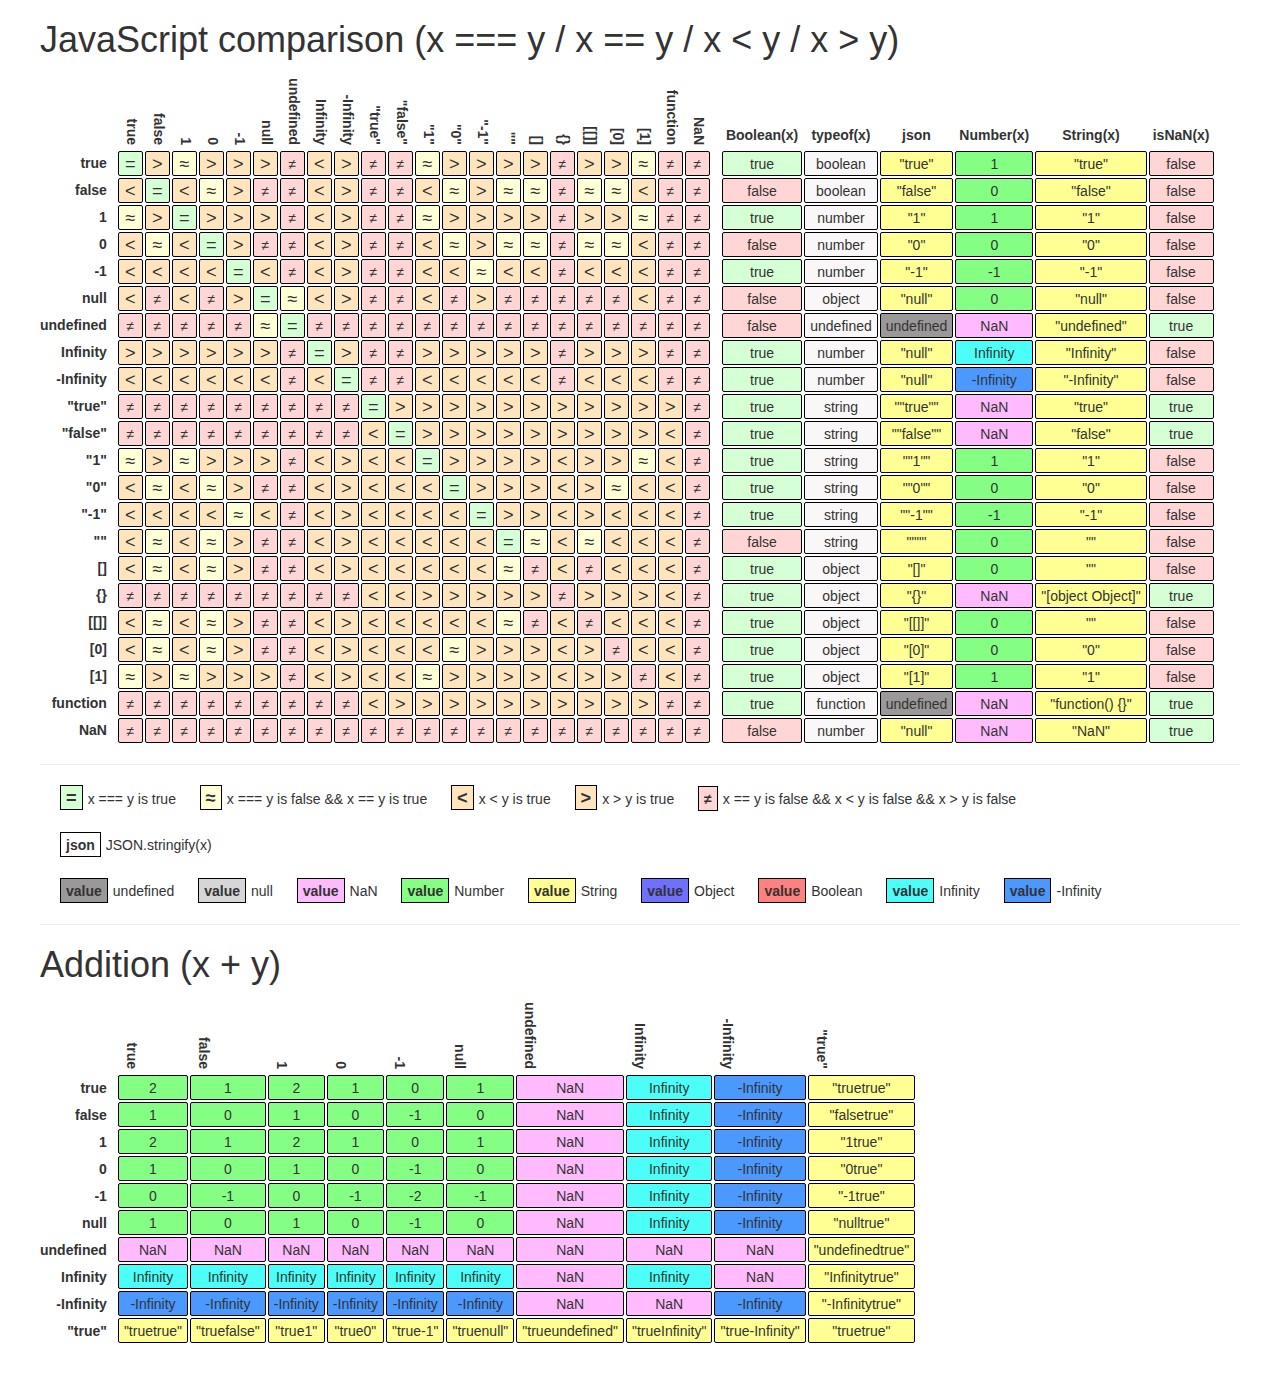
<file: index.html>
<!DOCTYPE html>
<html lang="en">
<head>
	<meta charset="UTF-8">
	<title>JavaScript values comparison</title>
	<meta name="description" content="Comparison table of values of different types in javascript (strict / not strict equality). Plus type conversions">
	<meta name="keywords" content="table javascript equality strict equality identity comparing values of different types ecma script equal not equal">
	<link rel="stylesheet" href="https://maxcdn.bootstrapcdn.com/bootstrap/3.3.7/css/bootstrap.min.css" integrity="sha384-BVYiiSIFeK1dGmJRAkycuHAHRg32OmUcww7on3RYdg4Va+PmSTsz/K68vbdEjh4u" crossorigin="anonymous">
	<style>
		body {
			font-family: Arial;
			font-size: 14px;
		}
		table {
			border-collapse: collapse;
		}

		@media screen {
			
		}
		.container {
			width: 1200px;
			padding: 0!important;
			margin: auto!important;
		}

		th {
		  height: 80px;
		  position: relative;
		  vertical-align: bottom;
		  padding: 0;
		  line-height: 30px;
		  text-align: center;
		}

		th div{
		  position: relative;
		  top: 0px;
		  height: 100%;
		}

		th span {
		  -ms-transform: rotate(90deg);
		  -moz-transform: rotate(90deg);
		  -webkit-transform: rotate(90deg);
		  -o-transform: rotate(90deg);
		  transform: rotate(90deg);
		  position: absolute;
		  bottom: 30px; /* 40 cos(45) = 28 with an additional 2px margin*/
		  left: -25px; /*Because it looked good, but there is probably a mathematical link here as well*/
		  display: inline-block;
		  width: 80px; /* 80 / cos(45) - 40 cos (45) = 85 where 80 is the height of the cell, 40 the width of the cell and 45 the transform angle*/
		  text-align: right;
		  white-space: nowrap; /*whether to display in one line or not*/
		}

		td:focus::after {
			outline: 1px solid red;
		}

		tr:hover .result {
			/*border-top: 1px solid gray;
			border-bottom: 1px solid gray;*/
			/*box-shadow: 0px 0px 5px 0px black;*/
		}
		tr:hover .caption {
			/*border-top: 1px solid gray;
			border-bottom: 1px solid gray;*/
			/*box-shadow: inset 0px 0px 10px 0px black;*/
		}
		tr:hover td {
			background: #dddddd;
		}

		.result {
			border: 1px solid black;
			border-radius: 2px;
			width: 25px;
			height: 25px;
			line-height: 25px;
			text-align: center;
			margin: 1px;
		}
		.caption {
			border-radius: 5px;
			font-weight: bold;
			text-align: right;
			padding-right: 10px;
		}
		
		.equal { background: #d5ffd5; font-size: 130%; }
		.almostequal { background: #ffffd5; font-size: 130%; }
		.moreless { background: #ffe5be; font-size: 130%; }
		.notequal { background: #ffd5d5; }
		.wide { background: #F9F7F7; width: auto; padding: 0px 5px; }
		.true { background: #d5ffd5; width: auto; padding: 0px 5px; }
		.false { background: #ffd5d5; width: auto; padding: 0px 5px; }

		.undefined { background: #9A9898; }
		.null      { background: #D6D6D6; }
		.nan       { background: #FFBBFD; }
		.number    { background: #84FF84; }
		.string    { background: #FFFF93; }
		.object    { background: #7070FF; }
		.boolean   { background: #FF8080; }
		.infinity  { background: #4BFFF8; }
		.infinity.minus  { background: #4B98FF; }

		.normal {
			padding: 0px 5px;
		}

		dt, dd {
			display: inline-block;
			height: 25px;
			margin: 0px;
			padding: 0px;
			line-height: 25px;
		}
		dt {
			border: 1px solid black;
			padding: 0px 5px;
			margin-left: 20px;
			margin-right: 5px;
		}

		#addition td {
			position: relative;
		}
		#addition td .result {
			overflow: hidden;
		}
		#addition td:hover .result {
			/*used for wide strings*/
			/*width: 211px;
			position: absolute;
			top: 1px;
			left: 1px;
			font-size: 20px;
			z-index: 10;*/
		}
		.footer {
			padding: 20px;
		}
	</style>
	<script>
		var captions = ["true", "false", "1", "0", "-1", "null", "undefined", "Infinity", "-Infinity", "\"true\"", "\"false\"", "\"1\"", "\"0\"", "\"-1\"", "\"\"", "[]", "{}", "[[]]", "[0]", "[1]", "function", "NaN"];
		var values  = [true, false, 1, 0, -1, null, undefined, Infinity, -Infinity, "true", "false", "1", "0", "-1", "", [], {}, [[]], [0], [1], function() {}, NaN];
		var values2 = [true, false, 1, 0, -1, null, undefined, Infinity, -Infinity, "true", "false", "1", "0", "-1", "", [], {}, [[]], [0], [1], function() {}, NaN];

		function createTypedCell(value, className) {
			td = document.createElement('TD');
			div = document.createElement('DIV');
			if (typeof value === 'undefined') {
				div.textContent = 'undefined';
				div.setAttribute('class', 'undefined');
			} else if (value === null) {
				div.textContent = 'null';
				div.setAttribute('class', 'null');
		    } else if (typeof value === 'number') {
				if (Number.isNaN && Number.isNaN(value) || value.toString() == "NaN") {
					div.textContent = 'NaN';
					div.setAttribute('class', 'nan');
				} else if (value === Infinity) {
					div.textContent = 'Infinity';
					div.setAttribute('class', 'infinity');
				} else if (value === -Infinity) {
					div.textContent = '-Infinity';
					div.setAttribute('class', 'infinity minus');
				} else {
					div.textContent = value;
					div.setAttribute('class', 'number');
				}
			} else if (typeof value === 'object') {
				div.textContent = 'object';
				div.setAttribute('class', 'object');
			} else if (typeof value === 'boolean') {
				div.textContent = value.toString();
				div.setAttribute('class', 'boolean');
			} else {
				//string
				div.textContent = '"' + value + '"';
				div.setAttribute('class', 'string');
			}
			var additionalClass = ' result';
			if (typeof className != 'undefined') {
				additionalClass += ' ' + className;
			}
			div.setAttribute('class', div.getAttribute('class') + additionalClass);
			td.appendChild(div);
			return td;	
		}
		function createCell(value, className) {
			td = document.createElement('TD');
			div = document.createElement('DIV');
			div.textContent = value;
			if (typeof className != 'undefined') {
				div.setAttribute('class', className);
			}
			td.appendChild(div);
			return td;	
		}
		function createHead(value, className) {
			var th = document.createElement('TH');
			if (typeof(className) == 'undefined') {
				var div = document.createElement('DIV');
				var span = document.createElement('SPAN');
				span.textContent = value;
				div.appendChild(span);
				th.appendChild(div);
			} else {
				th.textContent = value;
				th.setAttribute('class', className);
			}
			return th;
		}

		function createCaption(value) {
			td = document.createElement('TD');
			td.setAttribute('class', 'caption');
			td.textContent = value;
			return td;
		}

		function showComparisonTable() {
			var table = document.getElementById('comparison'), thead, tbody, tr, td, div;

			thead = document.createElement('THEAD');

			tr = document.createElement('TR');

			tr.appendChild(document.createElement('TH'));

			for (var i = 0; i < values.length; i++) {			
				var th = createHead(captions[i]);
				tr.appendChild(th);
			}

			th = createHead('', 'normal');
			tr.appendChild(th);

			th = createHead('Boolean(x)', 'normal');
			tr.appendChild(th);

			th = createHead('typeof(x)', 'normal');
			tr.appendChild(th);

			th = createHead('json', 'normal');
			tr.appendChild(th);

			th = createHead('Number(x)', 'normal');
			tr.appendChild(th);

			th = createHead('String(x)', 'normal');
			tr.appendChild(th);

			th = createHead('isNaN(x)', 'normal');
			tr.appendChild(th);

			thead.appendChild(tr);
			table.appendChild(thead);

			tbody = document.createElement('TBODY');
			for (var i = 0; i < values.length; i++) {
				tr = document.createElement('TR');

				td = createCaption(captions[i]);
				tr.appendChild(td);

				for (var j = 0; j < values.length; j++) {
					var rs = [];
					if (values[i] === values2[j]) {
						rs.push("===");
					} else  if (values[i] == values2[j]) {
						rs.push("==");
					}  
					if (values[i] < values2[j]) {
						rs.push("<");
					}  
					if (values[i] > values2[j]) {
						rs.push(">");
					}

					if (rs.length === 0) {
						td = createCell('≠', 'result notequal');
					} else if (rs.length === 1) {
						switch (rs[0]) {
							case "===": 
								td = createCell('=', 'result equal');
								break;
							case "==": 
								td = createCell('≈', 'result almostequal');
								break;
							case "<": 
								td = createCell('<', 'result moreless');
								break;
							case ">": 
								td = createCell('>', 'result moreless');
								break;
							default:
								td = createCell('ukn', 'result notequal');
								break;
						}
					} else {
						td = createCell(rs.join(' '), 'result wide');
					}
					
					tr.appendChild(td);
				}

				td = createCell(null, '');
				tr.appendChild(td);

				if (Boolean(values[i])) {
					td = createCell('true', 'result true');
				} else {
					td = createCell('false', 'result false');
				}
				tr.appendChild(td);

				td = createCell(typeof(values[i]), 'result wide');
				tr.appendChild(td);

				td = createTypedCell(JSON.stringify(values[i]), 'result wide');
				tr.appendChild(td);

				td = createTypedCell(Number(values[i]), 'result wide');
				tr.appendChild(td);

				td = createTypedCell(String(values[i]), 'result wide');
				tr.appendChild(td);

				if (isNaN(values[i])) {
					td = createCell('true', 'result true');
				} else {
					td = createCell('false', 'result false');
				}
				
				tr.appendChild(td);

				tbody.appendChild(tr);
			}

			table.appendChild(tbody);
			// document.body.appendChild(table);
		}

		function showAdditionTable() {
			var table = document.getElementById('addition'), thead, tbody, tr, td, div;
			thead = document.createElement('THEAD');

			tr = document.createElement('TR');

			tr.appendChild(document.createElement('TH'));

			for (var i = 0; i < /*values.length*/ 10; i++) {			
				var th = createHead(captions[i]);
				tr.appendChild(th);
			}

			thead.appendChild(tr);
			table.appendChild(thead);

			tbody = document.createElement('TBODY');
			for (var i = 0; i < /*values.length*/ 10; i++) {
				tr = document.createElement('TR');

				td = createCaption(captions[i]);
				tr.appendChild(td);

				for (var j = 0; j < /*values.length*/ 10; j++) {
					td = createTypedCell(values[i] + values2[j], 'wide');
					tr.appendChild(td);
				}

				tbody.appendChild(tr);
			}

			table.appendChild(tbody);
		}
	</script>
</head>
<body onLoad="showComparisonTable();showAdditionTable();">
	<!-- Yandex.Metrika counter --> 
	<script type="text/javascript"> (function (d, w, c) { (w[c] = w[c] || []).push(function() { try { w.yaCounter39382395 = new Ya.Metrika({ id:39382395, clickmap:true, trackLinks:true, accurateTrackBounce:true, trackHash:true }); } catch(e) { } }); var n = d.getElementsByTagName("script")[0], s = d.createElement("script"), f = function () { n.parentNode.insertBefore(s, n); }; s.type = "text/javascript"; s.async = true; s.src = "https://mc.yandex.ru/metrika/watch.js"; if (w.opera == "[object Opera]") { d.addEventListener("DOMContentLoaded", f, false); } else { f(); } })(document, window, "yandex_metrika_callbacks"); </script> <noscript><div><img src="https://mc.yandex.ru/watch/39382395" style="position:absolute; left:-9999px;" alt="" /></div></noscript> 
	<!-- /Yandex.Metrika counter -->
	<div class="container">
		<h1>JavaScript comparison (x === y / x == y / x < y / x > y)
			<span style="float: right;">
				<script src="//yastatic.net/es5-shims/0.0.2/es5-shims.min.js"></script>
				<script src="//yastatic.net/share2/share.js"></script>
				<div class="ya-share2" data-services="facebook,gplus,twitter,linkedin,vkontakte,lj" data-counter="" data-lang="en"></div>
			</span>
		</h1>
		<table id="comparison"></table>
		<hr/>
		<dl class="legend">
			<dt class="equal">=</dt><dd>x === y is true</dd>
			<dt class="almostequal">≈</dt><dd>x === y is false && x == y is true</dd>
			<dt class="moreless"><</dt><dd>x < y is true</dd>
			<dt class="moreless">></dt><dd>x > y is true</dd>
			<dt class="notequal">≠</dt><dd>x == y is false && x < y is false && x > y is false</dd>

			<br/>
			<br/>

			<!-- <dt class="">bool</dt><dd>Boolean(x)</dd> -->
			<!-- <dt class="">typeof</dt><dd>typeof x</dd> -->
			<dt class="">json</dt><dd>JSON.stringify(x)</dd>
			<!-- <dt class="">num</dt><dd>Number(x)</dd> -->
			<!-- <dt class="">str</dt><dd>String(x)</dd> -->
			
			<br/>
			<br/>

			<dt class="undefined">value</dt><dd>undefined</dd>
			<dt class="null">value</dt><dd>null</dd>
			<dt class="nan">value</dt><dd>NaN</dd>
			<dt class="number">value</dt><dd>Number</dd>
			<dt class="string">value</dt><dd>String</dd>
			<dt class="object">value</dt><dd>Object</dd>
			<dt class="boolean">value</dt><dd>Boolean</dd>
			<dt class="infinity">value</dt><dd>Infinity</dd>
			<dt class="infinity minus">value</dt><dd>-Infinity</dd>

		</dl>
		<hr/>
		<h1>Addition (x + y)</h1>
		<table id="addition"></table>
		<div class="footer">
		</div>
	</div>
	<script>
  (function(i,s,o,g,r,a,m){i['GoogleAnalyticsObject']=r;i[r]=i[r]||function(){
  (i[r].q=i[r].q||[]).push(arguments)},i[r].l=1*new Date();a=s.createElement(o),
  m=s.getElementsByTagName(o)[0];a.async=1;a.src=g;m.parentNode.insertBefore(a,m)
  })(window,document,'script','https://www.google-analytics.com/analytics.js','ga');

  ga('create', 'UA-83598101-1', 'auto');
  ga('send', 'pageview');

</script>
</body>
</html>
</file>
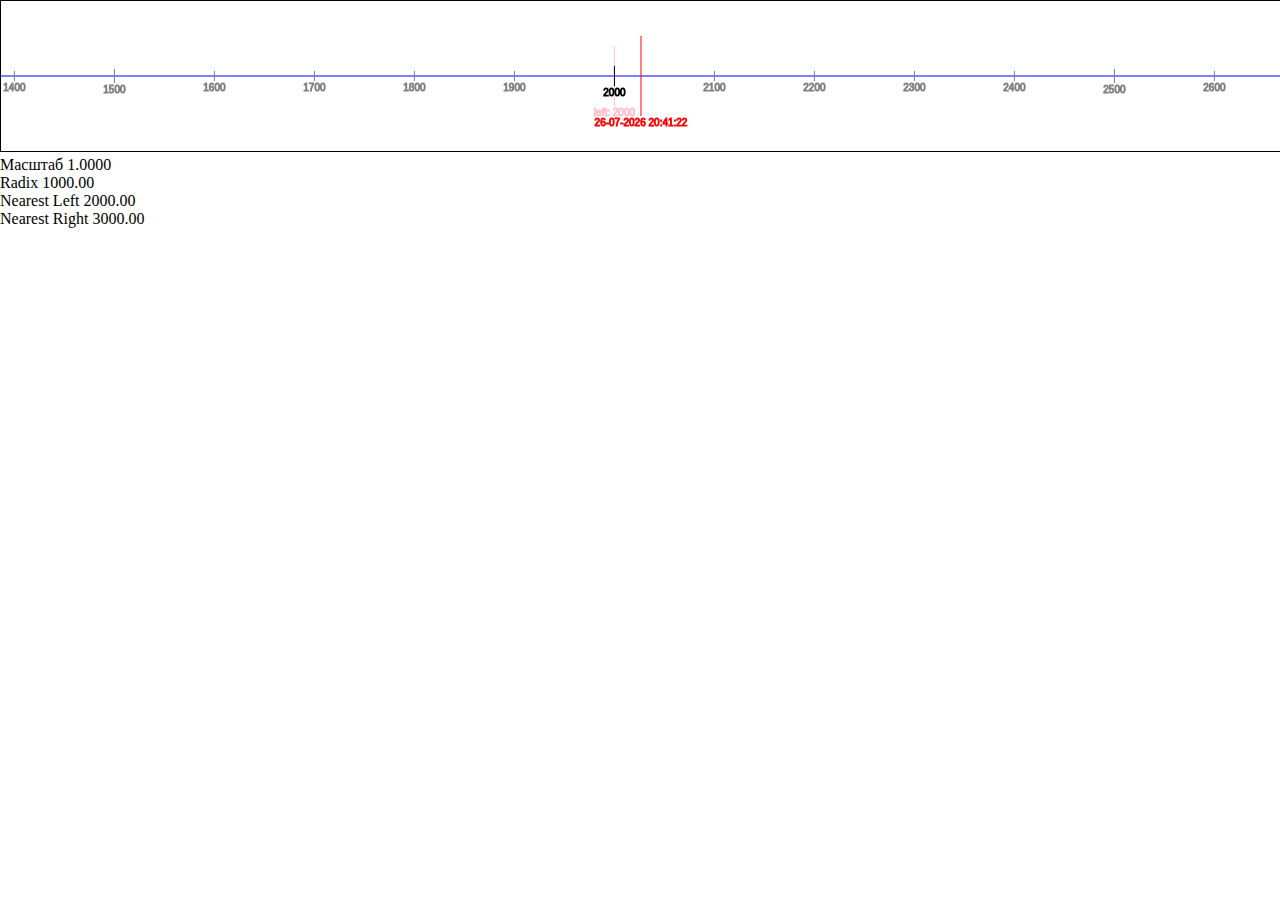
<file: historyline/index.html>
﻿<!DOCTYPE html>
<html lang="en">
<head>
	<meta charset="UTF-8">
	<title>History line</title>
	<script src="https://ajax.googleapis.com/ajax/libs/jquery/3.1.1/jquery.min.js"></script>
    <script src="BigDate.js"></script>
    <script src="normalizeWheel.js"></script>
    <script src="script.js"></script>
	<link rel="stylesheet" type="text/css" href="style.css">	
</head>
<body>
	<canvas id="canvas"></canvas>
	<!-- <button id="draw">draw</button>
	<button id="minus">-</button>
	<button id="plus">+</button> -->
	 <div> Масштаб <span id="scale"></span></div>
	<div> Radix <span id="radix"></span> </div>
	<div> Nearest Left <span id="nearestLeft"></span> </div>
	<div> Nearest Right <span id="nearestRight"></span> </div> 
</body>
</html>
</file>
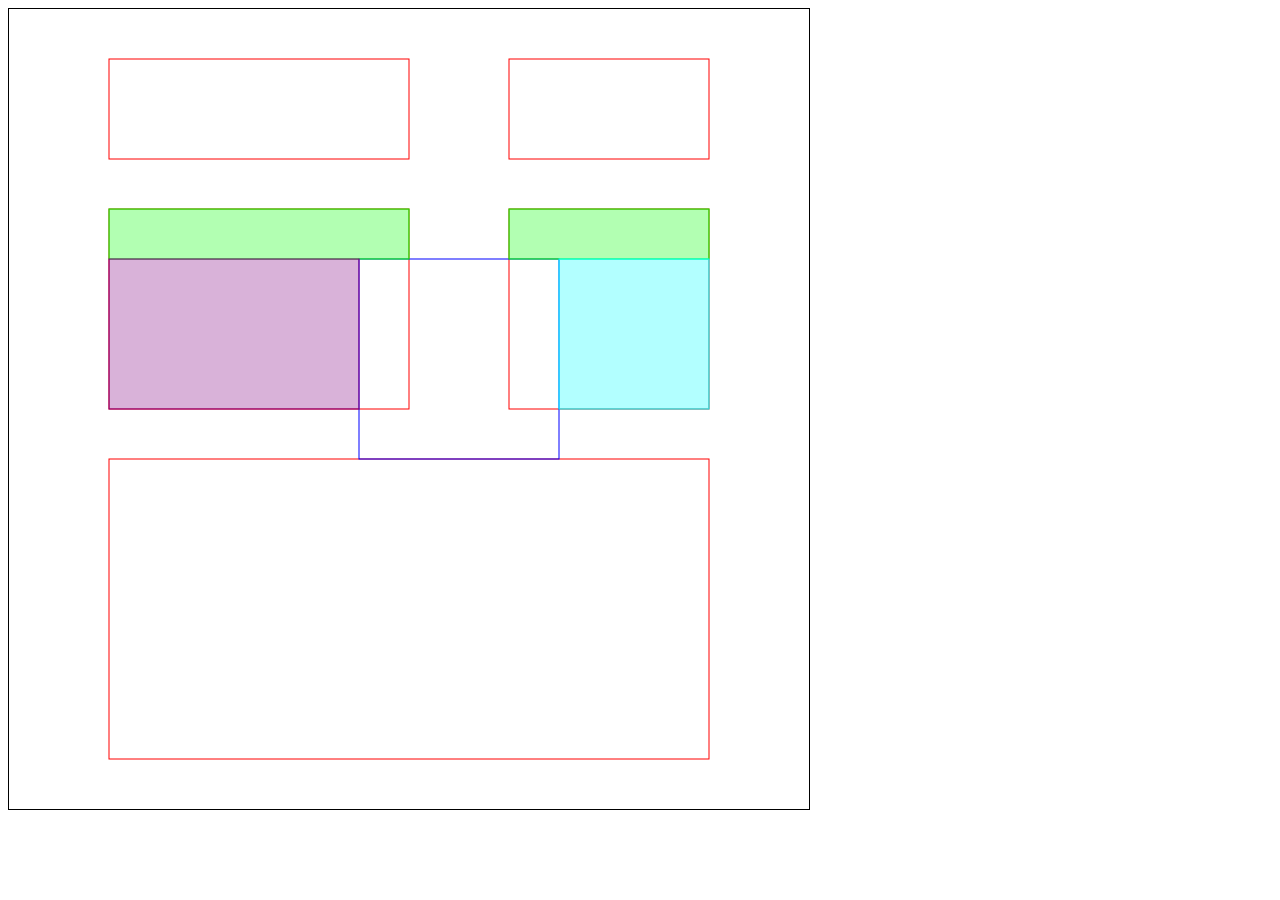
<file: intersection/index.html>
<!DOCTYPE html>
<html lang="en">
	<head>
		<meta charset="UTF-8">
		<title>Document</title>
		<script>
			"use strict";
			function Rect(l, t, r, b, color, fill) {
				this.left = l;
				this.top = t;
				this.right = r;
				this.bottom = b;
				this.color = typeof color != 'undefined' ? color : null;
				this.fill = typeof fill != 'undefined' ? fill : null;

				if (this.color == null && this.fill == null) {

				}
			}

			function drawRect(ctx, rect) {
				ctx.save();

				if (rect.color != null) {
					ctx.strokeStyle = rect.color;
					ctx.strokeRect(rect.left, rect.top, rect.right - rect.left, rect.bottom - rect.top);
				}
				
				if (rect.fill != null) {
					ctx.fillStyle = rect.fill;
					ctx.globalAlpha = 0.3;
					ctx.fillRect(rect.left, rect.top, rect.right - rect.left, rect.bottom - rect.top);
				}

				ctx.restore();
			}

			function drawRects() {
				for (var i = 0; i < rects.length; i++) {
					drawRect(ctx, rects[i])
				}
			}

			function drawAll() {
				ctx.clearRect(0, 0, canvas.width, canvas.height);
				drawRects();
			}

			var textures = [],
				clip = new Rect(350, 250, 550, 450, 'blue'),
				rects = [],
				canvas,
				ctx,
				clickPos = null,
				clickClip = null;

			textures.push(new Rect(100, 50, 400, 150, 'red'));
			textures.push(new Rect(100, 200, 400, 400, 'red'));
			textures.push(new Rect(500, 50, 700, 150, 'red'));
			textures.push(new Rect(500, 200, 700, 400, 'red'));
			textures.push(new Rect(100, 450, 700, 750, 'red'));

			rects.push.apply(rects, textures);
			rects.push(clip);

			function intersectOne(tex, clip) {
				if (clip.right > tex.left && clip.left < tex.right
					&& clip.bottom > tex.top && clip.top < tex.bottom) {

					var l, t, r, b;

					if (tex.top < clip.top) {
						t = tex.top;
						b = clip.top;
						l = tex.left;
						r = tex.right;
						rects.push(new Rect(l, t, r, b, 'lime', 'lime'));
					}

					if (tex.bottom > clip.bottom) {
						l = tex.left;
						r = tex.right;
						t = clip.bottom;
						b = tex.bottom;
						rects.push(new Rect(l, t, r, b, 'yellow', 'yellow'));
					}

					if (clip.left > tex.left) {
						l = tex.left;
						r = clip.left;
						t = Math.max(tex.top, clip.top);
						b = Math.min(tex.bottom, clip.bottom);
						rects.push(new Rect(l, t, r, b, 'purple', 'purple'));
					}

					if (clip.right < tex.right) {
						l = clip.right;
						r = tex.right;
						t = Math.max(tex.top, clip.top);
						b = Math.min(tex.bottom, clip.bottom);
						rects.push(new Rect(l, t, r, b, 'cyan', 'cyan'));
					}
				}
			}

			function intersectAll() {
				rects = [];
				rects.push.apply(rects, textures);
				rects.push(clip);

				for (var i = 0; i < textures.length; i++) {
					intersectOne(textures[i], clip);
				}

				drawAll();
			}

			function execute() {
				window.canvas = window.document.getElementById("canv");
				window.ctx = canvas.getContext("2d");

				canvas.addEventListener('mousedown', function(event) { 
					clickPos = {x: event.offsetX, y: event.offsetY};
					clickClip = new Rect(clip.left, clip.top, clip.right, clip.bottom, clip.color);
				});

				canvas.addEventListener('mousemove', function(event) { 
					if (clickPos != null) {
						var current = {x: event.offsetX, y: event.offsetY};
						var dx = current.x - clickPos.x;
						var dy = current.y - clickPos.y;

						clip.left = clickClip.left + dx;
						clip.right = clickClip.right + dx;
						clip.top = clickClip.top + dy;
						clip.bottom = clickClip.bottom + dy;

						// console.log(clip);
						// console.log(clickClip);

						intersectAll();
					} else {
						// console.log('noclickpos');
					}
				});
				canvas.addEventListener('mouseup', function(event) { 
					clickPos = null;
					clickClip = null;
					intersectAll();
				});
				canvas.addEventListener('mouseout', function(event) { 
					clickPos = null;
					clickClip = null;
					intersectAll();
				});

				intersectAll();
			}
		</script>
	</head>
	<body onload="execute()">
		<canvas id="canv" width="800" height="800" style="border: 1px solid black"/>
	</body>
</html>
</file>
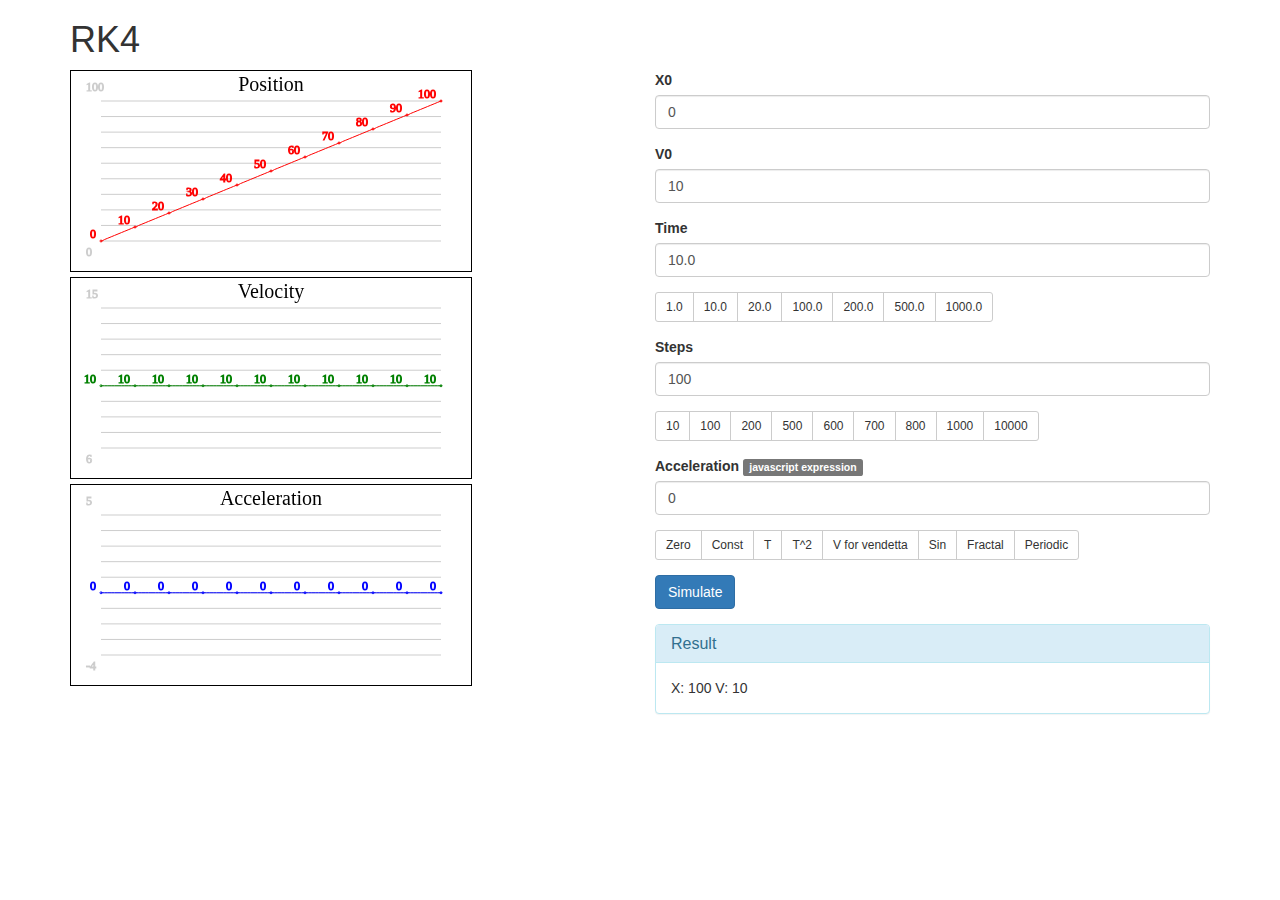
<file: rk4/index.html>
<!DOCTYPE html>
<html>
<head>
	<meta charset="utf-8"/>
	<title>RK4</title>
	<meta name="description" content="Runge–Kutta fourth-order method numeric integration">
	<script src="https://ajax.googleapis.com/ajax/libs/jquery/3.1.0/jquery.min.js"></script>
	<script type="text/javascript" src="rk4.js"></script>
	<script type="text/javascript" src="graph.js"></script>
	<script type="text/javascript" src="script.js"></script>
	<link rel="stylesheet" type="text/css" href="style.css">
	<link rel="stylesheet" href="https://maxcdn.bootstrapcdn.com/bootstrap/3.3.7/css/bootstrap.min.css" integrity="sha384-BVYiiSIFeK1dGmJRAkycuHAHRg32OmUcww7on3RYdg4Va+PmSTsz/K68vbdEjh4u" crossorigin="anonymous">
</head>
<body>
	<!-- Yandex.Metrika counter --> 
	<script type="text/javascript"> (function (d, w, c) { (w[c] = w[c] || []).push(function() { try { w.yaCounter39382395 = new Ya.Metrika({ id:39382395, clickmap:true, trackLinks:true, accurateTrackBounce:true, trackHash:true }); } catch(e) { } }); var n = d.getElementsByTagName("script")[0], s = d.createElement("script"), f = function () { n.parentNode.insertBefore(s, n); }; s.type = "text/javascript"; s.async = true; s.src = "https://mc.yandex.ru/metrika/watch.js"; if (w.opera == "[object Opera]") { d.addEventListener("DOMContentLoaded", f, false); } else { f(); } })(document, window, "yandex_metrika_callbacks"); </script> <noscript><div><img src="https://mc.yandex.ru/watch/39382395" style="position:absolute; left:-9999px;" alt="" /></div></noscript> 
	<!-- /Yandex.Metrika counter -->

	<!-- Google analytics -->
	<script>
  (function(i,s,o,g,r,a,m){i['GoogleAnalyticsObject']=r;i[r]=i[r]||function(){
  (i[r].q=i[r].q||[]).push(arguments)},i[r].l=1*new Date();a=s.createElement(o),
  m=s.getElementsByTagName(o)[0];a.async=1;a.src=g;m.parentNode.insertBefore(a,m)
  })(window,document,'script','https://www.google-analytics.com/analytics.js','ga');

  ga('create', 'UA-83598101-1', 'auto');
  ga('send', 'pageview');

	</script>
<!-- /Google analytics -->
	<div class="container">
		<div class="header clearfix">
			<h1 style="float: left;">RK4</h1>
			<span style="float: right; margin-top: 20px;">
				<script src="//yastatic.net/es5-shims/0.0.2/es5-shims.min.js"></script>
				<script src="//yastatic.net/share2/share.js"></script>
				<div class="ya-share2" data-services="facebook,gplus,twitter,linkedin,vkontakte,lj" data-counter="" data-lang="en"></div>
			</span>
		</div>
		<div class="row">
			<div class="col-md-6">
				<canvas id="canvas1" width="400" height="200"></canvas>
				<canvas id="canvas2" width="400" height="200"></canvas>
				<canvas id="canvas3" width="400" height="200"></canvas>
			</div>
			<div class="col-md-6">
				<div class="form-group">
					<label for="x">X0</label>
					<input id="x" type="text" name="x" value="0" class="form-control"/>
				</div>
				<div class="form-group">
					<label for="v">V0</label>
					<input id="v" type="text" name="v" value="10" class="form-control"/>
				</div>
				<div class="form-group">
					<label for="time">Time</label>
					<input id="time" type="text" name="time" value="10.0" class="form-control"/>
				</div>
				<div class="form-group">
					<div class="btn-group" role="group">
						<button class="btn btn-default btn-sm modifierButton" data-time="1.0">1.0</button>
						<button class="btn btn-default btn-sm modifierButton" data-time="10.0">10.0</button>
						<button class="btn btn-default btn-sm modifierButton" data-time="20.0">20.0</button>
						<button class="btn btn-default btn-sm modifierButton" data-time="100.0">100.0</button>
						<button class="btn btn-default btn-sm modifierButton" data-time="200.0">200.0</button>
						<button class="btn btn-default btn-sm modifierButton" data-time="500.0">500.0</button>
						<button class="btn btn-default btn-sm modifierButton" data-time="1000.0">1000.0</button>
					</div>
				</div>
				<div class="form-group">
					<label for="steps">Steps</label for="">
					<input id="steps" type="text" name="steps" value="100" class="form-control"/>
				</div>
				<div class="form-group">
					<div class="btn-group" role="group">
						<button class="btn btn-default btn-sm modifierButton" data-steps="10">10</button>
						<button class="btn btn-default btn-sm modifierButton" data-steps="100">100</button>
						<button class="btn btn-default btn-sm modifierButton" data-steps="200">200</button>
						<button class="btn btn-default btn-sm modifierButton" data-steps="500">500</button>
						<button class="btn btn-default btn-sm modifierButton" data-steps="600">600</button>
						<button class="btn btn-default btn-sm modifierButton" data-steps="700">700</button>
						<button class="btn btn-default btn-sm modifierButton" data-steps="800">800</button>
						<button class="btn btn-default btn-sm modifierButton" data-steps="1000">1000</button>
						<button class="btn btn-default btn-sm modifierButton" data-steps="10000">10000</button>
					</div>
				</div>
				<div class="form-group">
					<label for="acc">Acceleration <span class="label label-default">javascript expression</span></label>
					<input id="acc" type="text" name="acc" value="0" class="form-control"/>
				</div>
				<div class="form-group">
					<div class="btn-group" role="group">
						<button class="btn btn-default btn-sm modifierButton" data-acc="0">Zero</button>
						<button class="btn btn-default btn-sm modifierButton" data-acc="1">Const</button>
						<button class="btn btn-default btn-sm modifierButton" data-acc="t">T</button>
						<button class="btn btn-default btn-sm modifierButton" data-acc="t * t">T^2</button>
						<button class="btn btn-default btn-sm modifierButton" data-acc="Math.abs(t - 5) - 3.5" data-time="10">V for vendetta</button>
						<button class="btn btn-default btn-sm modifierButton" data-acc="Math.sin(t) - 0.22" data-time="20.0">Sin</button>
						<button class="btn btn-default btn-sm modifierButton" data-acc="state.v - state.x" data-time="25">Fractal</button>
						<button class="btn btn-default btn-sm modifierButton" data-acc="Math.abs(state.v) - state.x" data-time="1000" data-steps="800">Periodic</button>
					</div>
				</div>
				<div class="form-group">
					<button class="btn btn-primary" id="execute">Simulate</button>
				</div>
				<div class="panel panel-info">
					<div class="panel-heading"><h4 class="panel-title">Result</h4></div> 
					<div class="panel-body results"></div>
				</div>
			</div>
		</div>
		<div class="footer">
			
		</div>
	</div>
</body>
</html>
</file>
<file: historyline/style.css>
html, body {
	position: relative;
	padding: 0px;
	margin: 0px;
	height: 100%;
}
canvas {
	border: 1px solid black;
	width: 100%;
	height: auto;
}
</file>
<file: rk4/style.css>
html, body {
	height: 100%;
	position: relative;
}

body {
	
}

canvas {
	border: 1px solid black;
}

.modifierButton {
/*	cursor: pointer;
	background: none;
	box-shadow: none;
	border: 1px solid #000;
	border-radius: 3px;
	margin: 3px;
	padding: 5px 10px;*/
}
</file>
